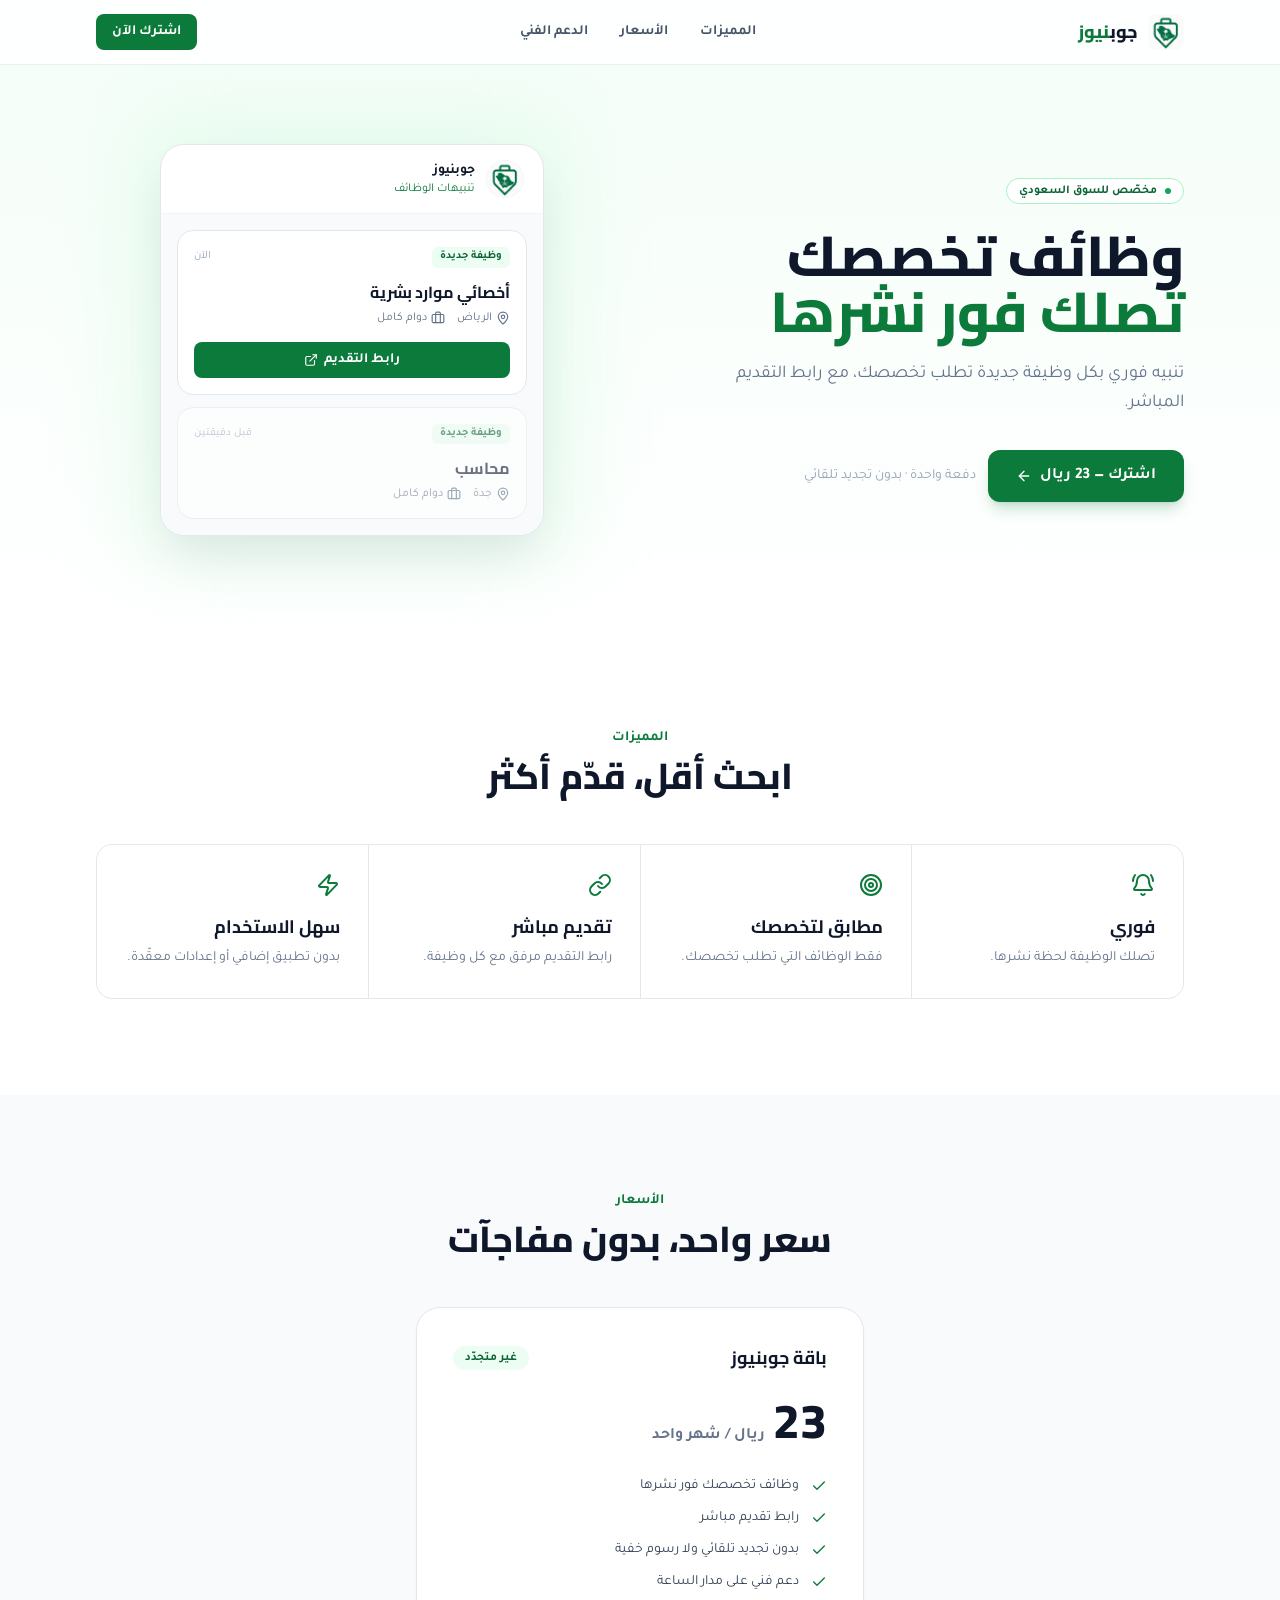
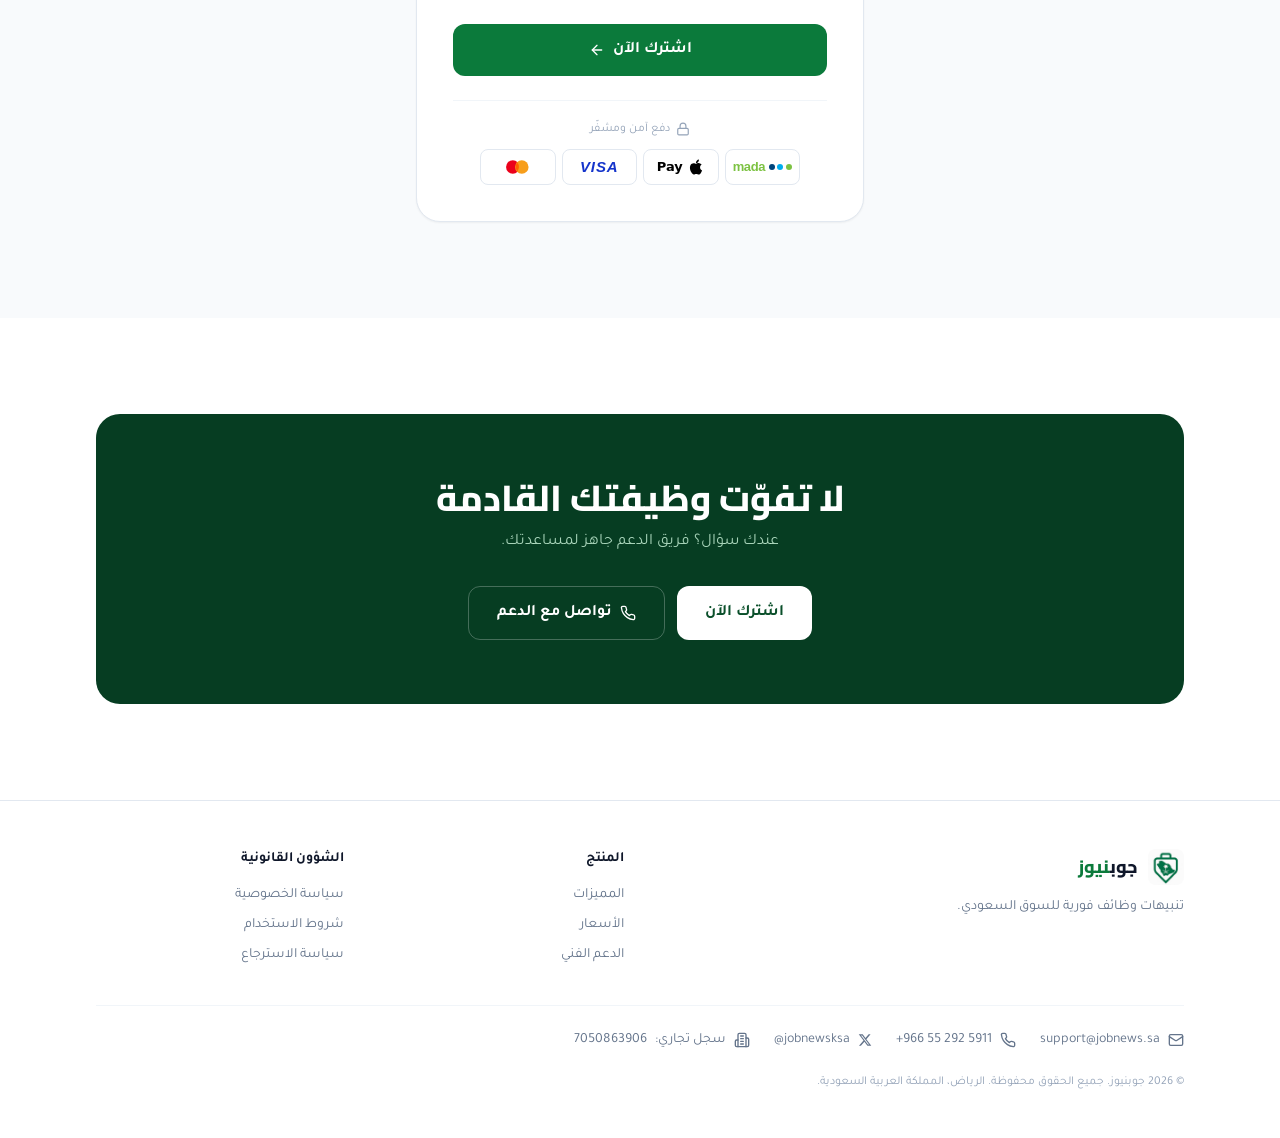
<file: index.html>
<!DOCTYPE html>
<html lang="ar" dir="rtl">
<head>
  <meta charset="UTF-8" />
  <meta name="viewport" content="width=device-width, initial-scale=1.0, viewport-fit=cover" />
  <title>جوبنيوز — أتمتة الوظائف وتنبيهات فورية</title>
  <meta name="description" content="تنبيه فوري بكل وظيفة جديدة تطلب تخصصك، مع رابط التقديم المباشر. مخصّص للسوق السعودي — 23 ريال لشهر واحد." />
  <meta name="theme-color" content="#0b7a3b" />
  <link rel="canonical" href="https://jobnewsksa.com/" />

  <!-- Open Graph -->
  <meta property="og:type" content="website" />
  <meta property="og:locale" content="ar_SA" />
  <meta property="og:site_name" content="جوبنيوز" />
  <meta property="og:url" content="https://jobnewsksa.com/" />
  <meta property="og:title" content="جوبنيوز — وظائف تخصصك تصلك فور نشرها" />
  <meta property="og:description" content="تنبيه فوري بكل وظيفة جديدة تطلب تخصصك، مع رابط التقديم المباشر." />
  <meta property="og:image" content="https://jobnewsksa.com/assets/og-image.png" />
  <meta property="og:image:width" content="1200" />
  <meta property="og:image:height" content="630" />
  <meta property="og:image:alt" content="جوبنيوز — وظائف تخصصك تصلك فور نشرها" />

  <!-- Twitter -->
  <meta name="twitter:card" content="summary_large_image" />
  <meta name="twitter:site" content="@jobnewsksa" />
  <meta name="twitter:title" content="جوبنيوز — وظائف تخصصك تصلك فور نشرها" />
  <meta name="twitter:description" content="تنبيه فوري بكل وظيفة جديدة تطلب تخصصك، مع رابط التقديم المباشر." />
  <meta name="twitter:image" content="https://jobnewsksa.com/assets/og-image.png" />

  <script type="application/ld+json">
  {
    "@context": "https://schema.org",
    "@type": "Organization",
    "name": "جوبنيوز",
    "url": "https://jobnewsksa.com/",
    "logo": "https://jobnewsksa.com/assets/logo.png",
    "sameAs": ["https://x.com/jobnewsksa", "https://t.me/JobNewsKSA_bot"],
    "contactPoint": {
      "@type": "ContactPoint",
      "telephone": "+966552925911",
      "contactType": "customer support",
      "areaServed": "SA",
      "availableLanguage": "ar"
    }
  }
  </script>

  <script>document.documentElement.classList.add('js');</script>

  <!-- Tailwind CSS (ملف ثابت مبني مسبقاً عبر Tailwind CLI) -->
  <link rel="stylesheet" href="assets/tailwind.css?v=5" />

  <link rel="preconnect" href="https://fonts.googleapis.com" />
  <link rel="preconnect" href="https://fonts.gstatic.com" crossorigin />
  <link rel="preload" as="style" href="https://fonts.googleapis.com/css2?family=Cairo:wght@700;800&family=Tajawal:wght@400;700;800&display=swap" />
  <link rel="stylesheet" href="https://fonts.googleapis.com/css2?family=Cairo:wght@700;800&family=Tajawal:wght@400;700;800&display=swap" media="print" onload="this.media='all'" />
  <noscript><link rel="stylesheet" href="https://fonts.googleapis.com/css2?family=Cairo:wght@700;800&family=Tajawal:wght@400;700;800&display=swap" /></noscript>

  <link rel="icon" type="image/png" href="assets/logo.png" />
  <link rel="apple-touch-icon" href="assets/logo.png" />

  <meta name="mobile-web-app-capable" content="yes" />
  <meta name="apple-mobile-web-app-capable" content="yes" />
  <meta name="apple-mobile-web-app-status-bar-style" content="default" />
  <meta name="apple-mobile-web-app-title" content="جوبنيوز" />

  <style>
    html {
      scroll-behavior: smooth;
      scroll-padding-top: 80px;
      -webkit-text-size-adjust: 100%;
      text-size-adjust: 100%;
    }
    html, body { overflow-x: hidden; width: 100%; max-width: 100%; }
    body {
      background-color: #ffffff;
      -webkit-font-smoothing: antialiased;
      -moz-osx-font-smoothing: grayscale;
      text-rendering: optimizeLegibility;
    }
    /* الخط العربي متصل: تباعد الأحرف يكسر اتصالها */
    h1, h2, h3, h4, p, span, a, li, button {
      letter-spacing: 0;
      word-break: normal;
      overflow-wrap: break-word;
    }
    h1, h2, h3, h4 { line-height: 1.35; }

    svg { flex-shrink: 0; }

    .js .reveal { opacity: 0; transform: translateY(16px); transition: opacity .6s ease-out, transform .6s ease-out; }
    .js .reveal.in { opacity: 1; transform: none; }

    a:focus-visible, button:focus-visible { outline: 2px solid #12a85a; outline-offset: 3px; border-radius: 0.5rem; }

    ::selection { background: rgba(18,168,90,0.2); }

    @media (max-width: 767px) {
      html { scroll-behavior: auto; scroll-padding-top: 72px; }
      body {
        padding-bottom: calc(76px + env(safe-area-inset-bottom, 0px));
        touch-action: manipulation;
      }
      .reveal { opacity: 1 !important; transform: none !important; transition: none !important; }
    }

    /* شعارات وسائل الدفع */
    .pay-methods {
      display: grid;
      grid-template-columns: repeat(4, minmax(0, 1fr));
      gap: 0.375rem;
      max-width: 20rem;
      margin-inline: auto;
    }
    @media (max-width: 339px) { .pay-methods { grid-template-columns: repeat(2, minmax(0, 1fr)); } }
    .pay-badge {
      display: flex;
      align-items: center;
      justify-content: center;
      gap: 0.25rem;
      height: 2.25rem;
      min-width: 0;
      padding: 0 0.25rem;
      border-radius: 0.5rem;
      border: 1px solid #e2e8f0;
      background: #fff;
    }
    .pay-badge svg { display: block; flex-shrink: 0; height: 1.125rem; width: auto; }
    .pay-mada-dots { display: flex; align-items: center; gap: 0.15rem; }
    .pay-mada-dots span { width: 0.375rem; height: 0.375rem; border-radius: 9999px; }
    .pay-mada-text {
      font-family: Arial, Helvetica, sans-serif;
      font-size: 0.8125rem;
      font-weight: 800;
      letter-spacing: -0.03em;
      color: #7CC242;
      line-height: 1;
    }
    .pay-apple-text {
      font-family: system-ui, -apple-system, BlinkMacSystemFont, sans-serif;
      font-size: 0.8125rem;
      font-weight: 600;
      color: #000;
      line-height: 1;
    }
    .pay-visa-text {
      font-family: Arial, Helvetica, sans-serif;
      font-size: 0.9375rem;
      font-weight: 700;
      font-style: italic;
      letter-spacing: 0.06em;
      color: #1434CB;
      line-height: 1;
    }

    @media (prefers-reduced-motion: reduce) {
      html { scroll-behavior: auto; }
      .reveal { opacity: 1 !important; transform: none !important; transition: none !important; }
    }
  </style>
</head>

<body class="font-sans text-slate-600 antialiased overflow-x-hidden">

  <!-- ===================== شريط التنقل ===================== -->
  <header id="top" class="fixed top-0 inset-x-0 z-50 border-b border-slate-200/70 bg-white/90 backdrop-blur-md" style="padding-top: env(safe-area-inset-top, 0px);">
    <nav class="mx-auto max-w-6xl px-5 sm:px-8" aria-label="التنقل الرئيسي">
      <div class="flex h-16 items-center justify-between">
        <a href="#top" class="flex items-center gap-2.5">
          <img src="assets/logo.png" alt="شعار جوبنيوز" width="36" height="36" decoding="async" fetchpriority="high" class="h-9 w-9 rounded-lg object-contain" />
          <span class="font-display text-lg font-extrabold text-slate-900">جوب<span class="text-saud-600">نيوز</span></span>
        </a>

        <div class="hidden md:flex items-center gap-8 text-sm font-semibold text-slate-600">
          <a href="#features" class="hover:text-slate-900 transition-colors">المميزات</a>
          <a href="#pricing" class="hover:text-slate-900 transition-colors">الأسعار</a>
          <a href="#support" class="hover:text-slate-900 transition-colors">الدعم الفني</a>
        </div>

        <div class="flex items-center gap-3">
          <a href="https://t.me/JobNewsKSA_bot" target="_blank" rel="noopener"
             class="hidden sm:inline-flex items-center gap-2 rounded-lg bg-saud-600 px-4 py-2 text-sm font-bold text-white transition-colors hover:bg-saud-700">
            اشترك الآن
          </a>
          <button id="menuBtn" type="button" aria-label="فتح القائمة" aria-expanded="false" aria-controls="mobileMenu" class="md:hidden inline-flex h-10 w-10 items-center justify-center rounded-lg border border-slate-200 text-slate-700">
            <svg class="h-5 w-5" viewBox="0 0 24 24" fill="none" stroke="currentColor" stroke-width="2" stroke-linecap="round" stroke-linejoin="round" aria-hidden="true"><line x1="4" x2="20" y1="12" y2="12"/><line x1="4" x2="20" y1="6" y2="6"/><line x1="4" x2="20" y1="18" y2="18"/></svg>
          </button>
        </div>
      </div>

      <div id="mobileMenu" class="md:hidden hidden border-t border-slate-100 pb-4 pt-2">
        <div class="flex flex-col text-sm font-semibold text-slate-700">
          <a href="#features" class="py-3 px-1">المميزات</a>
          <a href="#pricing" class="py-3 px-1">الأسعار</a>
          <a href="#support" class="py-3 px-1">الدعم الفني</a>
        </div>
      </div>
    </nav>
  </header>

  <main>
    <!-- ===================== القسم الرئيسي ===================== -->
    <section class="relative overflow-hidden bg-gradient-to-b from-saud-50/60 to-white pt-28 pb-16 sm:pt-36 sm:pb-24">
      <div class="mx-auto max-w-6xl px-5 sm:px-8 grid items-center gap-12 lg:grid-cols-2 lg:gap-16">
        <div class="reveal text-center lg:text-right">
          <span class="inline-flex items-center gap-2 rounded-full border border-saud-200 bg-white px-3 py-1 text-xs font-bold text-saud-700">
            <span class="h-1.5 w-1.5 rounded-full bg-saud-500"></span>
            مخصّص للسوق السعودي
          </span>

          <h1 class="mt-6 font-display text-4xl sm:text-5xl lg:text-[3.5rem] font-extrabold text-slate-900">
            وظائف تخصصك
            <span class="block text-saud-600">تصلك فور نشرها</span>
          </h1>

          <p class="mx-auto lg:mx-0 mt-5 max-w-md text-lg leading-relaxed text-slate-500">
            تنبيه فوري بكل وظيفة جديدة تطلب تخصصك، مع رابط التقديم المباشر.
          </p>

          <div class="mt-8 flex flex-col sm:flex-row items-center justify-center lg:justify-start gap-3">
            <a href="https://t.me/JobNewsKSA_bot" target="_blank" rel="noopener"
               class="inline-flex w-full sm:w-auto justify-center items-center gap-2 rounded-xl bg-saud-600 px-7 py-3.5 text-base font-bold text-white shadow-lg shadow-saud-600/20 transition hover:bg-saud-700">
              اشترك — 23 ريال
              <svg class="h-4 w-4" viewBox="0 0 24 24" fill="none" stroke="currentColor" stroke-width="2" stroke-linecap="round" stroke-linejoin="round" aria-hidden="true"><path d="m12 19-7-7 7-7"/><path d="M19 12H5"/></svg>
            </a>
            <span class="text-sm text-slate-400">دفعة واحدة · بدون تجديد تلقائي</span>
          </div>
        </div>

        <!-- معاينة تنبيه الوظيفة -->
        <div class="reveal relative mx-auto w-full max-w-sm" role="img" aria-label="مثال لتنبيه وظيفة من جوبنيوز">
          <div class="pointer-events-none absolute -inset-6 rounded-[2.5rem] bg-saud-100/50 blur-2xl" aria-hidden="true"></div>
          <div class="relative overflow-hidden rounded-3xl border border-slate-200 bg-white shadow-2xl shadow-slate-900/10" aria-hidden="true">
            <div class="flex items-center gap-3 border-b border-slate-100 px-5 py-4">
              <img src="assets/logo.png" alt="" width="36" height="36" decoding="async" class="h-9 w-9 rounded-full object-contain ring-1 ring-slate-100" />
              <div class="text-right">
                <p class="text-sm font-bold text-slate-900">جوبنيوز</p>
                <p class="text-xs text-saud-600">تنبيهات الوظائف</p>
              </div>
            </div>

            <div class="space-y-3 bg-slate-50 p-4">
              <div class="rounded-2xl border border-slate-200 bg-white p-4">
                <div class="flex items-center justify-between">
                  <span class="rounded-md bg-saud-50 px-2 py-0.5 text-[11px] font-bold text-saud-700">وظيفة جديدة</span>
                  <span class="text-[11px] text-slate-400">الآن</span>
                </div>
                <p class="mt-3 font-display text-base font-bold text-slate-900">أخصائي موارد بشرية</p>
                <div class="mt-1.5 flex items-center gap-3 text-xs text-slate-500">
                  <span class="inline-flex items-center gap-1"><svg class="h-3.5 w-3.5" viewBox="0 0 24 24" fill="none" stroke="currentColor" stroke-width="2" stroke-linecap="round" stroke-linejoin="round" aria-hidden="true"><path d="M20 10c0 4.993-5.539 10.193-7.399 11.799a1 1 0 0 1-1.202 0C9.539 20.193 4 14.993 4 10a8 8 0 0 1 16 0"/><circle cx="12" cy="10" r="3"/></svg> الرياض</span>
                  <span class="inline-flex items-center gap-1"><svg class="h-3.5 w-3.5" viewBox="0 0 24 24" fill="none" stroke="currentColor" stroke-width="2" stroke-linecap="round" stroke-linejoin="round" aria-hidden="true"><path d="M16 20V4a2 2 0 0 0-2-2h-4a2 2 0 0 0-2 2v16"/><rect width="20" height="14" x="2" y="6" rx="2"/></svg> دوام كامل</span>
                </div>
                <span class="mt-4 flex items-center justify-center gap-1.5 rounded-lg bg-saud-600 py-2 text-sm font-bold text-white">
                  رابط التقديم <svg class="h-3.5 w-3.5" viewBox="0 0 24 24" fill="none" stroke="currentColor" stroke-width="2" stroke-linecap="round" stroke-linejoin="round" aria-hidden="true"><path d="M15 3h6v6"/><path d="M10 14 21 3"/><path d="M18 13v6a2 2 0 0 1-2 2H5a2 2 0 0 1-2-2V8a2 2 0 0 1 2-2h6"/></svg>
                </span>
              </div>

              <div class="rounded-2xl border border-slate-200 bg-white p-4 opacity-60">
                <div class="flex items-center justify-between">
                  <span class="rounded-md bg-saud-50 px-2 py-0.5 text-[11px] font-bold text-saud-700">وظيفة جديدة</span>
                  <span class="text-[11px] text-slate-400">قبل دقيقتين</span>
                </div>
                <p class="mt-3 font-display text-base font-bold text-slate-900">محاسب</p>
                <div class="mt-1.5 flex items-center gap-3 text-xs text-slate-500">
                  <span class="inline-flex items-center gap-1"><svg class="h-3.5 w-3.5" viewBox="0 0 24 24" fill="none" stroke="currentColor" stroke-width="2" stroke-linecap="round" stroke-linejoin="round" aria-hidden="true"><path d="M20 10c0 4.993-5.539 10.193-7.399 11.799a1 1 0 0 1-1.202 0C9.539 20.193 4 14.993 4 10a8 8 0 0 1 16 0"/><circle cx="12" cy="10" r="3"/></svg> جدة</span>
                  <span class="inline-flex items-center gap-1"><svg class="h-3.5 w-3.5" viewBox="0 0 24 24" fill="none" stroke="currentColor" stroke-width="2" stroke-linecap="round" stroke-linejoin="round" aria-hidden="true"><path d="M16 20V4a2 2 0 0 0-2-2h-4a2 2 0 0 0-2 2v16"/><rect width="20" height="14" x="2" y="6" rx="2"/></svg> دوام كامل</span>
                </div>
              </div>
            </div>
          </div>
        </div>
      </div>
    </section>

    <!-- ===================== المميزات ===================== -->
    <section id="features" class="py-16 sm:py-24">
      <div class="mx-auto max-w-6xl px-5 sm:px-8">
        <div class="reveal mx-auto max-w-xl text-center">
          <p class="text-sm font-bold text-saud-600">المميزات</p>
          <h2 class="mt-2 font-display text-3xl sm:text-4xl font-extrabold text-slate-900">ابحث أقل، قدّم أكثر</h2>
        </div>

        <div class="mt-12 grid gap-px overflow-hidden rounded-2xl border border-slate-200 bg-slate-200 grid-cols-2 lg:grid-cols-4">
          <div class="reveal bg-white p-5 sm:p-7">
            <svg class="h-6 w-6 text-saud-600" viewBox="0 0 24 24" fill="none" stroke="currentColor" stroke-width="2" stroke-linecap="round" stroke-linejoin="round" aria-hidden="true"><path d="M10.268 21a2 2 0 0 0 3.464 0"/><path d="M22 8c0-2.3-.8-4.3-2-6"/><path d="M3.262 15.326A1 1 0 0 0 4 17h16a1 1 0 0 0 .74-1.673C19.41 13.956 18 12.499 18 8A6 6 0 0 0 6 8c0 4.499-1.411 5.956-2.738 7.326"/><path d="M4 2C2.8 3.7 2 5.7 2 8"/></svg>
            <h3 class="mt-4 font-display text-lg font-bold text-slate-900">فوري</h3>
            <p class="mt-1.5 text-sm leading-relaxed text-slate-500">تصلك الوظيفة لحظة نشرها.</p>
          </div>
          <div class="reveal bg-white p-5 sm:p-7">
            <svg class="h-6 w-6 text-saud-600" viewBox="0 0 24 24" fill="none" stroke="currentColor" stroke-width="2" stroke-linecap="round" stroke-linejoin="round" aria-hidden="true"><circle cx="12" cy="12" r="10"/><circle cx="12" cy="12" r="6"/><circle cx="12" cy="12" r="2"/></svg>
            <h3 class="mt-4 font-display text-lg font-bold text-slate-900">مطابق لتخصصك</h3>
            <p class="mt-1.5 text-sm leading-relaxed text-slate-500">فقط الوظائف التي تطلب تخصصك.</p>
          </div>
          <div class="reveal bg-white p-5 sm:p-7">
            <svg class="h-6 w-6 text-saud-600" viewBox="0 0 24 24" fill="none" stroke="currentColor" stroke-width="2" stroke-linecap="round" stroke-linejoin="round" aria-hidden="true"><path d="M10 13a5 5 0 0 0 7.54.54l3-3a5 5 0 0 0-7.07-7.07l-1.72 1.71"/><path d="M14 11a5 5 0 0 0-7.54-.54l-3 3a5 5 0 0 0 7.07 7.07l1.71-1.71"/></svg>
            <h3 class="mt-4 font-display text-lg font-bold text-slate-900">تقديم مباشر</h3>
            <p class="mt-1.5 text-sm leading-relaxed text-slate-500">رابط التقديم مرفق مع كل وظيفة.</p>
          </div>
          <div class="reveal bg-white p-5 sm:p-7">
            <svg class="h-6 w-6 text-saud-600" viewBox="0 0 24 24" fill="none" stroke="currentColor" stroke-width="2" stroke-linecap="round" stroke-linejoin="round" aria-hidden="true"><path d="M4 14a1 1 0 0 1-.78-1.63l9.9-10.2a.5.5 0 0 1 .86.46l-1.92 6.02A1 1 0 0 0 13 10h7a1 1 0 0 1 .78 1.63l-9.9 10.2a.5.5 0 0 1-.86-.46l1.92-6.02A1 1 0 0 0 11 14z"/></svg>
            <h3 class="mt-4 font-display text-lg font-bold text-slate-900">سهل الاستخدام</h3>
            <p class="mt-1.5 text-sm leading-relaxed text-slate-500">بدون تطبيق إضافي أو إعدادات معقّدة.</p>
          </div>
        </div>
      </div>
    </section>

    <!-- ===================== الأسعار ===================== -->
    <section id="pricing" class="bg-slate-50 py-16 sm:py-24">
      <div class="mx-auto max-w-6xl px-5 sm:px-8">
        <div class="reveal mx-auto max-w-xl text-center">
          <p class="text-sm font-bold text-saud-600">الأسعار</p>
          <h2 class="mt-2 font-display text-3xl sm:text-4xl font-extrabold text-slate-900">سعر واحد، بدون مفاجآت</h2>
        </div>

        <div class="reveal mt-12 mx-auto max-w-md rounded-3xl border border-slate-200 bg-white p-7 sm:p-9 shadow-sm">
          <div class="flex items-center justify-between">
            <h3 class="font-display text-lg font-bold text-slate-900">باقة جوبنيوز</h3>
            <span class="rounded-full bg-saud-50 px-3 py-1 text-xs font-bold text-saud-700">غير متجدّد</span>
          </div>

          <div class="mt-6 flex items-baseline gap-2">
            <span class="font-display text-5xl font-extrabold text-slate-900">23</span>
            <span class="text-base font-bold text-slate-500">ريال / شهر واحد</span>
          </div>

          <ul class="mt-7 space-y-3 text-sm text-slate-700">
            <li class="flex items-center gap-3"><svg class="h-4 w-4 shrink-0 text-saud-600" viewBox="0 0 24 24" fill="none" stroke="currentColor" stroke-width="2" stroke-linecap="round" stroke-linejoin="round" aria-hidden="true"><path d="M20 6 9 17l-5-5"/></svg>وظائف تخصصك فور نشرها</li>
            <li class="flex items-center gap-3"><svg class="h-4 w-4 shrink-0 text-saud-600" viewBox="0 0 24 24" fill="none" stroke="currentColor" stroke-width="2" stroke-linecap="round" stroke-linejoin="round" aria-hidden="true"><path d="M20 6 9 17l-5-5"/></svg>رابط تقديم مباشر</li>
            <li class="flex items-center gap-3"><svg class="h-4 w-4 shrink-0 text-saud-600" viewBox="0 0 24 24" fill="none" stroke="currentColor" stroke-width="2" stroke-linecap="round" stroke-linejoin="round" aria-hidden="true"><path d="M20 6 9 17l-5-5"/></svg>بدون تجديد تلقائي ولا رسوم خفية</li>
            <li class="flex items-center gap-3"><svg class="h-4 w-4 shrink-0 text-saud-600" viewBox="0 0 24 24" fill="none" stroke="currentColor" stroke-width="2" stroke-linecap="round" stroke-linejoin="round" aria-hidden="true"><path d="M20 6 9 17l-5-5"/></svg>دعم فني على مدار الساعة</li>
          </ul>

          <a href="https://t.me/JobNewsKSA_bot" target="_blank" rel="noopener"
             class="mt-8 inline-flex w-full justify-center items-center gap-2 rounded-xl bg-saud-600 px-6 py-3.5 font-bold text-white transition hover:bg-saud-700">
            اشترك الآن
            <svg class="h-4 w-4" viewBox="0 0 24 24" fill="none" stroke="currentColor" stroke-width="2" stroke-linecap="round" stroke-linejoin="round" aria-hidden="true"><path d="m12 19-7-7 7-7"/><path d="M19 12H5"/></svg>
          </a>

          <div class="mt-6 border-t border-slate-100 pt-5">
            <p class="mb-3 flex items-center justify-center gap-1.5 text-xs text-slate-400">
              <svg class="h-3.5 w-3.5" viewBox="0 0 24 24" fill="none" stroke="currentColor" stroke-width="2" stroke-linecap="round" stroke-linejoin="round" aria-hidden="true"><rect width="18" height="11" x="3" y="11" rx="2" ry="2"/><path d="M7 11V7a5 5 0 0 1 10 0v4"/></svg> دفع آمن ومشفّر
            </p>
            <div class="pay-methods" role="list" aria-label="وسائل الدفع المدعومة">
              <div class="pay-badge" role="listitem" aria-label="مدى mada">
                <span class="pay-mada-dots" aria-hidden="true">
                  <span style="background:#7CC242"></span>
                  <span style="background:#00AEEF"></span>
                  <span style="background:#00447C"></span>
                </span>
                <span class="pay-mada-text">mada</span>
              </div>
              <div class="pay-badge" role="listitem" aria-label="Apple Pay">
                <svg viewBox="0 0 24 24" width="18" height="18" aria-hidden="true" xmlns="http://www.w3.org/2000/svg">
                  <path fill="#000" d="M18.71 19.5c-.83 1.24-1.71 2.45-3.05 2.47-1.34.03-1.77-.79-3.29-.79-1.53 0-2 .77-3.27.82-1.31.05-2.3-1.32-3.14-2.53C4.25 17 2.94 12.45 4.7 9.39c.87-1.52 2.43-2.48 4.12-2.51 1.28-.02 2.5.87 3.29.87.78 0 2.26-1.07 3.81-.91.65.03 2.47.26 3.64 1.98-.09.06-2.17 1.28-2.15 3.81.03 3.02 2.65 4.03 2.68 4.04-.03.07-.42 1.44-1.38 2.83M13 3.5c.73-.83 1.94-1.46 2.94-1.5.13 1.17-.34 2.35-1.04 3.19-.69.85-1.83 1.51-2.95 1.42-.15-1.15.41-2.35 1.05-3.11z"/>
                </svg>
                <span class="pay-apple-text">Pay</span>
              </div>
              <div class="pay-badge" role="listitem" aria-label="Visa">
                <span class="pay-visa-text">VISA</span>
              </div>
              <div class="pay-badge" role="listitem" aria-label="Mastercard">
                <svg viewBox="0 0 52 32" width="34" height="20" aria-hidden="true" xmlns="http://www.w3.org/2000/svg">
                  <circle cx="18" cy="16" r="12" fill="#EB001B"/>
                  <circle cx="34" cy="16" r="12" fill="#F79E1B"/>
                  <path d="M26 8.2a12 12 0 0 1 0 15.6A12 12 0 0 1 26 8.2z" fill="#FF5F00"/>
                </svg>
              </div>
            </div>
          </div>
        </div>
      </div>
    </section>

    <!-- ===================== الدعم والدعوة للإجراء ===================== -->
    <section id="support" class="py-16 sm:py-24">
      <div class="mx-auto max-w-6xl px-5 sm:px-8">
        <div class="reveal rounded-3xl bg-saud-900 px-6 py-12 sm:px-12 sm:py-16 text-center">
          <h2 class="font-display text-3xl sm:text-4xl font-extrabold text-white">لا تفوّت وظيفتك القادمة</h2>
          <p class="mt-3 text-saud-100/80">عندك سؤال؟ فريق الدعم جاهز لمساعدتك.</p>
          <div class="mt-8 flex flex-col sm:flex-row justify-center gap-3">
            <a href="https://t.me/JobNewsKSA_bot" target="_blank" rel="noopener" class="inline-flex justify-center items-center gap-2 rounded-xl bg-white px-7 py-3.5 font-bold text-saud-800 transition hover:bg-saud-50">
              اشترك الآن
            </a>
            <a href="tel:+966552925911" class="inline-flex justify-center items-center gap-2 rounded-xl border border-white/25 px-7 py-3.5 font-bold text-white transition hover:bg-white/10">
              <svg class="h-4 w-4" viewBox="0 0 24 24" fill="none" stroke="currentColor" stroke-width="2" stroke-linecap="round" stroke-linejoin="round" aria-hidden="true"><path d="M22 16.92v3a2 2 0 0 1-2.18 2 19.79 19.79 0 0 1-8.63-3.07 19.5 19.5 0 0 1-6-6 19.79 19.79 0 0 1-3.07-8.67A2 2 0 0 1 4.11 2h3a2 2 0 0 1 2 1.72 12.84 12.84 0 0 0 .7 2.81 2 2 0 0 1-.45 2.11L8.09 9.91a16 16 0 0 0 6 6l1.27-1.27a2 2 0 0 1 2.11-.45 12.84 12.84 0 0 0 2.81.7A2 2 0 0 1 22 16.92z"/></svg> تواصل مع الدعم
            </a>
          </div>
        </div>
      </div>
    </section>
  </main>

  <!-- ===================== التذييل ===================== -->
  <footer class="border-t border-slate-200 bg-white">
    <div class="mx-auto max-w-6xl px-5 sm:px-8 py-12">
      <div class="grid grid-cols-2 gap-8 lg:grid-cols-4">
        <div class="col-span-2">
          <a href="#top" class="flex items-center gap-2.5">
            <img src="assets/logo.png" alt="شعار جوبنيوز" width="36" height="36" loading="lazy" decoding="async" class="h-9 w-9 rounded-lg object-contain" />
            <span class="font-display text-lg font-extrabold text-slate-900">جوب<span class="text-saud-600">نيوز</span></span>
          </a>
          <p class="mt-3 text-sm text-slate-500">تنبيهات وظائف فورية للسوق السعودي.</p>
        </div>

        <div>
          <h4 class="text-sm font-bold text-slate-900">المنتج</h4>
          <ul class="mt-4 space-y-2.5 text-sm text-slate-500">
            <li><a href="#features" class="hover:text-saud-600 transition">المميزات</a></li>
            <li><a href="#pricing" class="hover:text-saud-600 transition">الأسعار</a></li>
            <li><a href="mailto:support@jobnews.sa" class="hover:text-saud-600 transition">الدعم الفني</a></li>
          </ul>
        </div>

        <div>
          <h4 class="text-sm font-bold text-slate-900">الشؤون القانونية</h4>
          <ul class="mt-4 space-y-2.5 text-sm text-slate-500">
            <li><a href="privacy" class="hover:text-saud-600 transition">سياسة الخصوصية</a></li>
            <li><a href="terms" class="hover:text-saud-600 transition">شروط الاستخدام</a></li>
            <li><a href="refund" class="hover:text-saud-600 transition">سياسة الاسترجاع</a></li>
          </ul>
        </div>
      </div>

      <div class="mt-10 flex flex-wrap gap-x-6 gap-y-3 border-t border-slate-100 pt-6 text-sm text-slate-500">
        <a href="mailto:support@jobnews.sa" class="inline-flex items-center gap-2 hover:text-saud-600 transition">
          <svg class="h-4 w-4" viewBox="0 0 24 24" fill="none" stroke="currentColor" stroke-width="2" stroke-linecap="round" stroke-linejoin="round" aria-hidden="true"><rect width="20" height="16" x="2" y="4" rx="2"/><path d="m22 7-8.97 5.7a1.94 1.94 0 0 1-2.06 0L2 7"/></svg> support@jobnews.sa
        </a>
        <a href="tel:+966552925911" class="inline-flex items-center gap-2 hover:text-saud-600 transition">
          <svg class="h-4 w-4" viewBox="0 0 24 24" fill="none" stroke="currentColor" stroke-width="2" stroke-linecap="round" stroke-linejoin="round" aria-hidden="true"><path d="M22 16.92v3a2 2 0 0 1-2.18 2 19.79 19.79 0 0 1-8.63-3.07 19.5 19.5 0 0 1-6-6 19.79 19.79 0 0 1-3.07-8.67A2 2 0 0 1 4.11 2h3a2 2 0 0 1 2 1.72 12.84 12.84 0 0 0 .7 2.81 2 2 0 0 1-.45 2.11L8.09 9.91a16 16 0 0 0 6 6l1.27-1.27a2 2 0 0 1 2.11-.45 12.84 12.84 0 0 0 2.81.7A2 2 0 0 1 22 16.92z"/></svg> <span dir="ltr">+966 55 292 5911</span>
        </a>
        <a href="https://x.com/jobnewsksa" target="_blank" rel="noopener" class="inline-flex items-center gap-2 hover:text-saud-600 transition">
          <svg viewBox="0 0 24 24" fill="currentColor" class="h-3.5 w-3.5" aria-hidden="true"><path d="M18.244 2.25h3.308l-7.227 8.26 8.502 11.24H16.17l-5.214-6.817L4.99 21.75H1.68l7.73-8.835L1.254 2.25H8.08l4.713 6.231zm-1.161 17.52h1.833L7.084 4.126H5.117z"/></svg>
          <span dir="ltr">@jobnewsksa</span>
        </a>
        <span class="inline-flex items-center gap-2">
          <svg class="h-4 w-4" viewBox="0 0 24 24" fill="none" stroke="currentColor" stroke-width="2" stroke-linecap="round" stroke-linejoin="round" aria-hidden="true"><path d="M6 22V4a2 2 0 0 1 2-2h8a2 2 0 0 1 2 2v18Z"/><path d="M6 12H4a2 2 0 0 0-2 2v6a2 2 0 0 0 2 2h2"/><path d="M18 9h2a2 2 0 0 1 2 2v9a2 2 0 0 1-2 2h-2"/><path d="M10 6h4"/><path d="M10 10h4"/><path d="M10 14h4"/><path d="M10 18h4"/></svg> سجل تجاري: <span dir="ltr">7050863906</span>
        </span>
      </div>

      <p class="mt-6 text-xs text-slate-400">© 2026 جوبنيوز. جميع الحقوق محفوظة. الرياض، المملكة العربية السعودية.</p>
    </div>
  </footer>

  <!-- ===================== شريط اشتراك ثابت (الجوال فقط) ===================== -->
  <div id="mobileCta" class="md:hidden fixed inset-x-0 bottom-0 z-40 translate-y-full transition-transform duration-300">
    <div class="border-t border-slate-200 bg-white/95 backdrop-blur px-4 pt-3"
         style="padding-bottom: calc(0.75rem + env(safe-area-inset-bottom, 0px));">
      <a href="https://t.me/JobNewsKSA_bot" target="_blank" rel="noopener"
         class="flex w-full justify-center items-center gap-2 rounded-xl bg-saud-600 px-5 py-3.5 text-base font-bold text-white">
        اشترك — 23 ريال
      </a>
    </div>
  </div>

  <script>
    const isMobile = window.matchMedia('(max-width: 767px)').matches;

    const menuBtn = document.getElementById('menuBtn');
    const mobileMenu = document.getElementById('mobileMenu');
    const syncMenuState = () => {
      const isOpen = !mobileMenu.classList.contains('hidden');
      menuBtn.setAttribute('aria-expanded', String(isOpen));
      menuBtn.setAttribute('aria-label', isOpen ? 'إغلاق القائمة' : 'فتح القائمة');
    };
    menuBtn?.addEventListener('click', () => { mobileMenu.classList.toggle('hidden'); syncMenuState(); });
    mobileMenu?.querySelectorAll('a').forEach(a => a.addEventListener('click', () => { mobileMenu.classList.add('hidden'); syncMenuState(); }));

    const mobileCta = document.getElementById('mobileCta');
    const revealEls = Array.from(document.querySelectorAll('.reveal'));

    const HOME_TITLE = 'جوبنيوز — أتمتة الوظائف وتنبيهات فورية';
    const SECTION_TITLES = {
      features: 'المميزات — جوبنيوز',
      pricing: 'الأسعار — جوبنيوز',
      support: 'الدعم الفني — جوبنيوز',
    };
    const applyPageTitle = (id) => {
      document.title = (id && SECTION_TITLES[id]) ? SECTION_TITLES[id] : HOME_TITLE;
    };

    if (isMobile) {
      revealEls.forEach(el => el.classList.add('in'));
      let ctaHidden = true;
      const updateMobileCta = () => {
        const hide = window.scrollY < 320;
        if (mobileCta && hide !== ctaHidden) {
          ctaHidden = hide;
          mobileCta.classList.toggle('translate-y-full', hide);
        }
      };
      window.addEventListener('scroll', updateMobileCta, { passive: true });
      updateMobileCta();
    } else {
      const reveal = (el) => el.classList.add('in');
      if ('IntersectionObserver' in window) {
        const io = new IntersectionObserver((entries) => {
          entries.forEach(e => { if (e.isIntersecting) { reveal(e.target); io.unobserve(e.target); } });
        }, { threshold: 0, rootMargin: '0px 0px 12% 0px' });
        revealEls.forEach(el => io.observe(el));
      } else {
        revealEls.forEach(reveal);
      }
      setTimeout(() => revealEls.forEach(reveal), 2500);
    }

    const syncTitleFromHash = () => applyPageTitle(location.hash.replace(/^#/, ''));
    syncTitleFromHash();
    window.addEventListener('hashchange', syncTitleFromHash);
    if ('IntersectionObserver' in window) {
      const sections = ['features', 'pricing', 'support']
        .map(id => document.getElementById(id))
        .filter(Boolean);
      const titleIo = new IntersectionObserver((entries) => {
        if (location.hash) return;
        const visible = entries.filter(e => e.isIntersecting).sort((a, b) => b.intersectionRatio - a.intersectionRatio);
        if (visible.length) applyPageTitle(visible[0].target.id);
      }, { threshold: [0.15, 0.35], rootMargin: '-25% 0px -50% 0px' });
      sections.forEach(s => titleIo.observe(s));
    }
  </script>
</body>
</html>
</file>
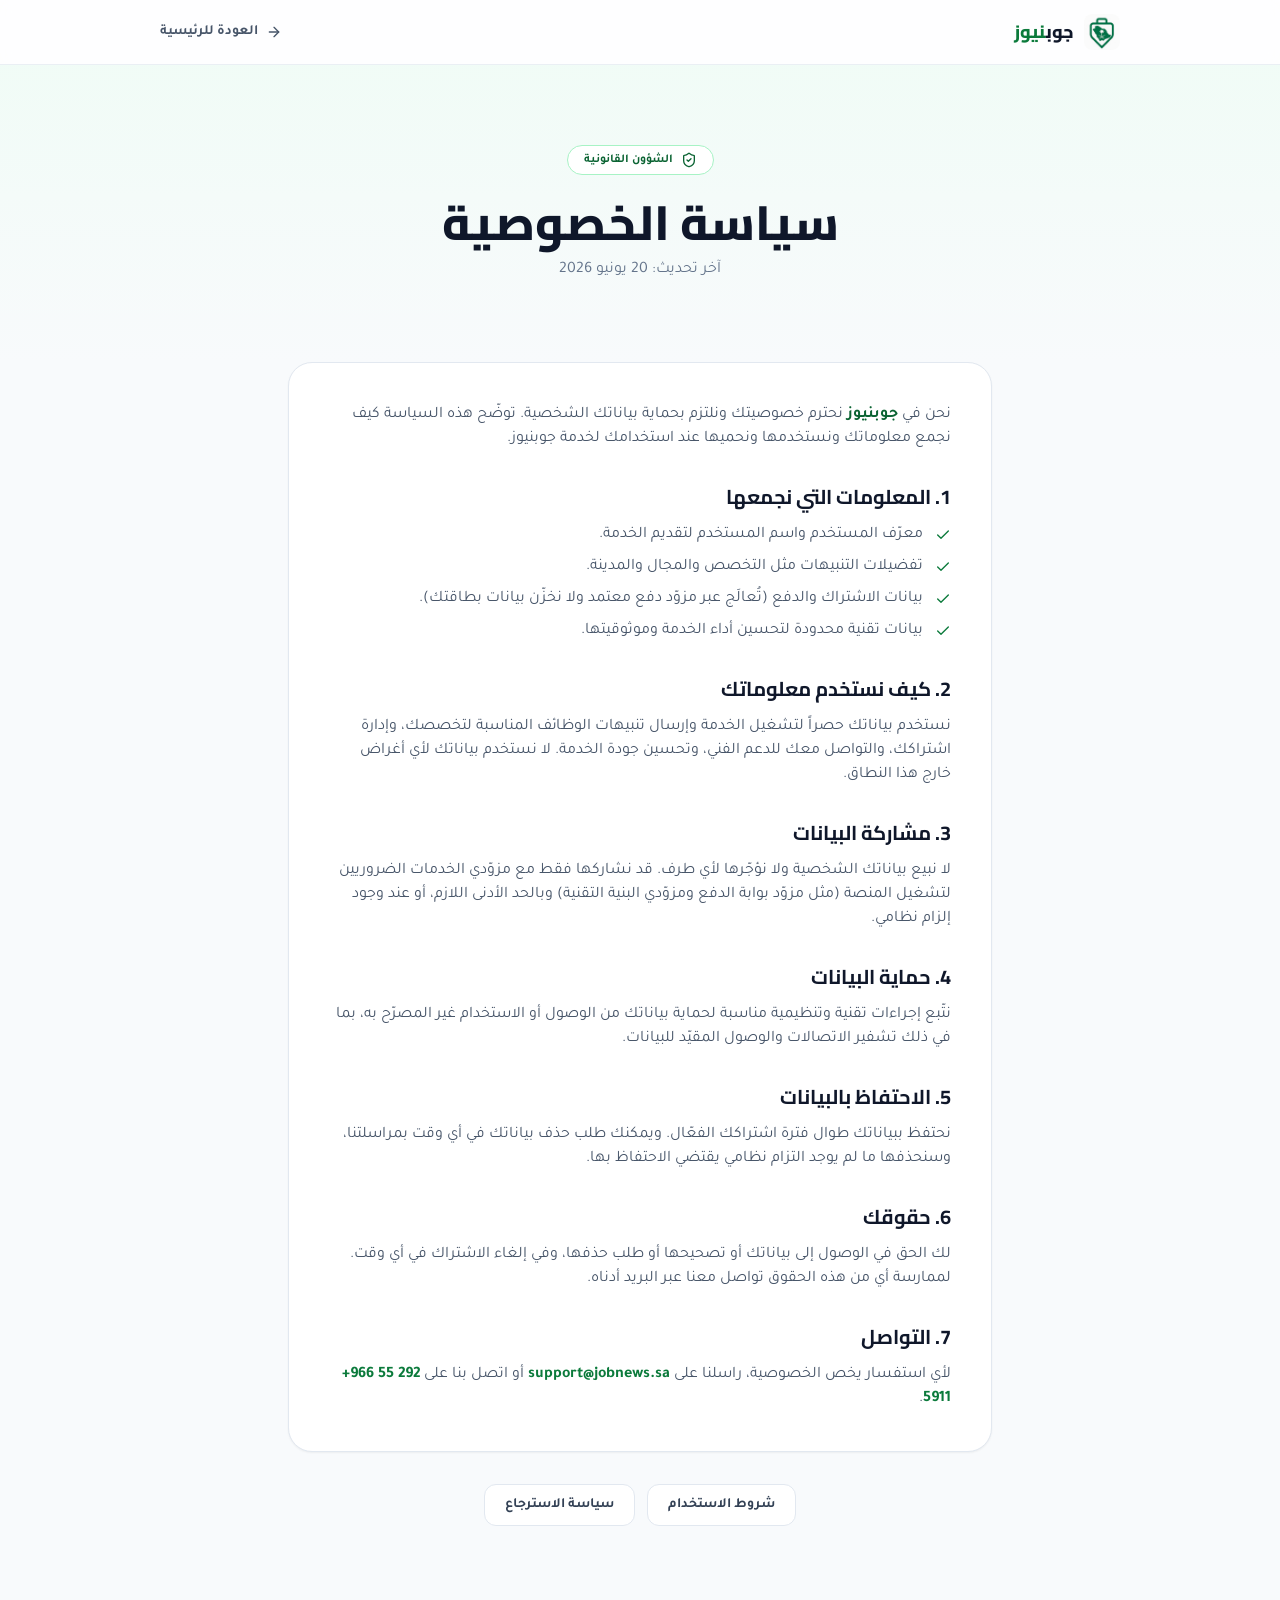
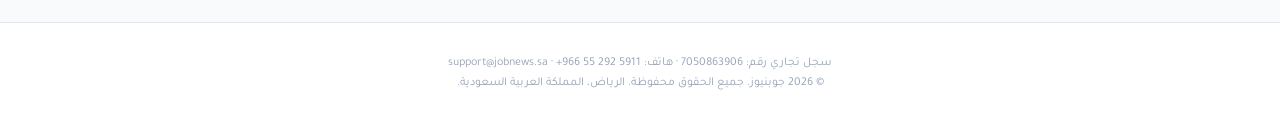
<file: privacy/index.html>
<!DOCTYPE html>
<html lang="ar" dir="rtl" class="scroll-smooth">
<head>
  <meta charset="UTF-8" />
  <meta name="viewport" content="width=device-width, initial-scale=1.0, viewport-fit=cover" />
  <title>سياسة الخصوصية — جوبنيوز</title>
  <meta name="description" content="سياسة الخصوصية الخاصة بمنصة جوبنيوز لأتمتة الوظائف." />
  <meta name="theme-color" content="#0b7a3b" />
  <link rel="canonical" href="https://jobnewsksa.com/privacy" />
  <meta property="og:type" content="website" />
  <meta property="og:locale" content="ar_SA" />
  <meta property="og:site_name" content="جوبنيوز" />
  <meta property="og:url" content="https://jobnewsksa.com/privacy" />
  <meta property="og:title" content="سياسة الخصوصية — جوبنيوز" />
  <meta property="og:description" content="سياسة الخصوصية الخاصة بمنصة جوبنيوز لأتمتة الوظائف." />
  <meta property="og:image" content="https://jobnewsksa.com/assets/og-image.png" />
  <meta property="og:image:width" content="1200" />
  <meta property="og:image:height" content="630" />
  <meta name="twitter:card" content="summary_large_image" />
  <meta name="twitter:site" content="@jobnewsksa" />

  <link rel="stylesheet" href="../assets/tailwind.css?v=5" />

  <link rel="preconnect" href="https://fonts.googleapis.com" />
  <link rel="preconnect" href="https://fonts.gstatic.com" crossorigin />
  <link rel="preload" as="style" href="https://fonts.googleapis.com/css2?family=Cairo:wght@700;800&family=Tajawal:wght@400;700;800&display=swap" />
  <link rel="stylesheet" href="https://fonts.googleapis.com/css2?family=Cairo:wght@700;800&family=Tajawal:wght@400;700;800&display=swap" media="print" onload="this.media='all'" />
  <noscript><link rel="stylesheet" href="https://fonts.googleapis.com/css2?family=Cairo:wght@700;800&family=Tajawal:wght@400;700;800&display=swap" /></noscript>
  <link rel="icon" type="image/png" href="../assets/logo.png" />

  <style>
    html { -webkit-text-size-adjust: 100%; text-size-adjust: 100%; }
    html, body { overflow-x: hidden; width: 100%; max-width: 100%; }
    body {
      background-color: #f8fafc;
      -webkit-font-smoothing: antialiased;
      -moz-osx-font-smoothing: grayscale;
      text-rendering: optimizeLegibility;
    }
    h1, h2, h3, h4, p, span, a, li {
      letter-spacing: 0;
      overflow-wrap: break-word;
    }
    h1, h2, h3, h4 { line-height: 1.3; }
    svg { flex-shrink: 0; }
    a:focus-visible { outline: 2px solid #12a85a; outline-offset: 3px; border-radius: 0.5rem; }
    .prose-ar h2 { font-family:'Cairo',sans-serif; }
    ::selection { background: rgba(18,168,90,0.25); }
  </style>
</head>
<body class="font-sans text-slate-600 antialiased">

  <!-- شريط التنقل -->
  <header class="sticky top-0 z-50 bg-white/80 backdrop-blur border-b border-slate-200/70">
    <nav class="mx-auto max-w-5xl px-5 sm:px-8 h-16 flex items-center justify-between">
      <a href="../" class="flex items-center gap-2.5">
        <img src="../assets/logo.png" alt="شعار جوبنيوز" class="h-9 w-9 rounded-lg object-contain" />
        <span class="font-display text-lg font-extrabold text-slate-900">جوب<span class="text-saud-600">نيوز</span></span>
      </a>
      <a href="../" class="inline-flex items-center gap-2 text-sm font-bold text-slate-600 hover:text-slate-900">
        <svg class="h-4 w-4" viewBox="0 0 24 24" fill="none" stroke="currentColor" stroke-width="2" stroke-linecap="round" stroke-linejoin="round" aria-hidden="true"><path d="M5 12h14"/><path d="m12 5 7 7-7 7"/></svg> العودة للرئيسية
      </a>
    </nav>
  </header>

  <!-- ترويسة الصفحة -->
  <section class="bg-gradient-to-b from-saud-50/60 to-transparent">
    <div class="mx-auto max-w-5xl px-5 sm:px-8 py-14 sm:py-20 text-center">
      <span class="inline-flex items-center gap-2 rounded-full border border-saud-200 bg-white px-4 py-1.5 text-xs font-bold text-saud-700">
        <svg class="h-4 w-4" viewBox="0 0 24 24" fill="none" stroke="currentColor" stroke-width="2" stroke-linecap="round" stroke-linejoin="round" aria-hidden="true"><path d="M20 13c0 5-3.5 7.5-7.66 8.95a1 1 0 0 1-.67-.01C7.5 20.5 4 18 4 13V6a1 1 0 0 1 1-1c2 0 4.5-1.2 6.24-2.72a1.17 1.17 0 0 1 1.52 0C14.51 3.81 17 5 19 5a1 1 0 0 1 1 1z"/><path d="m9 12 2 2 4-4"/></svg> الشؤون القانونية
      </span>
      <h1 class="mt-5 font-display text-3xl sm:text-5xl font-extrabold text-slate-900">سياسة الخصوصية</h1>
      <p class="mt-3 text-slate-500">آخر تحديث: 20 يونيو 2026</p>
    </div>
  </section>

  <!-- المحتوى -->
  <main class="mx-auto max-w-3xl px-5 sm:px-8 pb-24">
    <div class="rounded-3xl bg-white border border-slate-200 shadow-sm p-7 sm:p-10 space-y-8 leading-relaxed text-[15px] sm:text-base">

      <p class="text-slate-600">
        نحن في <span class="font-bold text-saud-700">جوبنيوز</span> نحترم خصوصيتك ونلتزم بحماية بياناتك الشخصية.
        توضّح هذه السياسة كيف نجمع معلوماتك ونستخدمها ونحميها عند استخدامك لخدمة جوبنيوز.
      </p>

      <div>
        <h2 class="font-display text-xl font-bold text-slate-900">1. المعلومات التي نجمعها</h2>
        <ul class="mt-3 space-y-2 text-slate-600">
          <li class="flex gap-3"><svg class="mt-1 h-4 w-4 text-saud-600 shrink-0" viewBox="0 0 24 24" fill="none" stroke="currentColor" stroke-width="2" stroke-linecap="round" stroke-linejoin="round" aria-hidden="true"><path d="M20 6 9 17l-5-5"/></svg> معرّف المستخدم واسم المستخدم لتقديم الخدمة.</li>
          <li class="flex gap-3"><svg class="mt-1 h-4 w-4 text-saud-600 shrink-0" viewBox="0 0 24 24" fill="none" stroke="currentColor" stroke-width="2" stroke-linecap="round" stroke-linejoin="round" aria-hidden="true"><path d="M20 6 9 17l-5-5"/></svg> تفضيلات التنبيهات مثل التخصص والمجال والمدينة.</li>
          <li class="flex gap-3"><svg class="mt-1 h-4 w-4 text-saud-600 shrink-0" viewBox="0 0 24 24" fill="none" stroke="currentColor" stroke-width="2" stroke-linecap="round" stroke-linejoin="round" aria-hidden="true"><path d="M20 6 9 17l-5-5"/></svg> بيانات الاشتراك والدفع (تُعالَج عبر مزوّد دفع معتمد ولا نخزّن بيانات بطاقتك).</li>
          <li class="flex gap-3"><svg class="mt-1 h-4 w-4 text-saud-600 shrink-0" viewBox="0 0 24 24" fill="none" stroke="currentColor" stroke-width="2" stroke-linecap="round" stroke-linejoin="round" aria-hidden="true"><path d="M20 6 9 17l-5-5"/></svg> بيانات تقنية محدودة لتحسين أداء الخدمة وموثوقيتها.</li>
        </ul>
      </div>

      <div>
        <h2 class="font-display text-xl font-bold text-slate-900">2. كيف نستخدم معلوماتك</h2>
        <p class="mt-3 text-slate-600">
          نستخدم بياناتك حصراً لتشغيل الخدمة وإرسال تنبيهات الوظائف المناسبة لتخصصك، وإدارة اشتراكك،
          والتواصل معك للدعم الفني، وتحسين جودة الخدمة. لا نستخدم بياناتك لأي أغراض خارج هذا النطاق.
        </p>
      </div>

      <div>
        <h2 class="font-display text-xl font-bold text-slate-900">3. مشاركة البيانات</h2>
        <p class="mt-3 text-slate-600">
          لا نبيع بياناتك الشخصية ولا نؤجّرها لأي طرف. قد نشاركها فقط مع مزوّدي الخدمات الضروريين
          لتشغيل المنصة (مثل مزوّد بوابة الدفع ومزوّدي البنية التقنية) وبالحد الأدنى اللازم، أو عند وجود إلزام نظامي.
        </p>
      </div>

      <div>
        <h2 class="font-display text-xl font-bold text-slate-900">4. حماية البيانات</h2>
        <p class="mt-3 text-slate-600">
          نتّبع إجراءات تقنية وتنظيمية مناسبة لحماية بياناتك من الوصول أو الاستخدام غير المصرّح به،
          بما في ذلك تشفير الاتصالات والوصول المقيّد للبيانات.
        </p>
      </div>

      <div>
        <h2 class="font-display text-xl font-bold text-slate-900">5. الاحتفاظ بالبيانات</h2>
        <p class="mt-3 text-slate-600">
          نحتفظ ببياناتك طوال فترة اشتراكك الفعّال. ويمكنك طلب حذف بياناتك في أي وقت بمراسلتنا،
          وسنحذفها ما لم يوجد التزام نظامي يقتضي الاحتفاظ بها.
        </p>
      </div>

      <div>
        <h2 class="font-display text-xl font-bold text-slate-900">6. حقوقك</h2>
        <p class="mt-3 text-slate-600">
          لك الحق في الوصول إلى بياناتك أو تصحيحها أو طلب حذفها، وفي إلغاء الاشتراك في أي وقت.
          لممارسة أي من هذه الحقوق تواصل معنا عبر البريد أدناه.
        </p>
      </div>

      <div>
        <h2 class="font-display text-xl font-bold text-slate-900">7. التواصل</h2>
        <p class="mt-3 text-slate-600">
          لأي استفسار يخص الخصوصية، راسلنا على
          <a href="mailto:support@jobnews.sa" class="font-bold text-saud-600 hover:underline">support@jobnews.sa</a>
          أو اتصل بنا على
          <a href="tel:+966552925911" class="font-bold text-saud-600 hover:underline" dir="ltr">+966 55 292 5911</a>.
        </p>
      </div>

    </div>

    <div class="mt-8 flex flex-wrap justify-center gap-3 text-sm">
      <a href="../terms" class="rounded-xl border border-slate-200 bg-white px-5 py-2.5 font-bold text-slate-700 hover:border-slate-300">شروط الاستخدام</a>
      <a href="../refund" class="rounded-xl border border-slate-200 bg-white px-5 py-2.5 font-bold text-slate-700 hover:border-slate-300">سياسة الاسترجاع</a>
    </div>
  </main>

  <!-- التذييل -->
  <footer class="border-t border-slate-200 bg-white">
    <div class="mx-auto max-w-5xl px-5 sm:px-8 py-8 text-center text-xs text-slate-400 space-y-1">
      <p>سجل تجاري رقم: 7050863906 · هاتف: <span dir="ltr">+966 55 292 5911</span> · support@jobnews.sa</p>
      <p>© 2026 جوبنيوز. جميع الحقوق محفوظة. الرياض، المملكة العربية السعودية.</p>
    </div>
  </footer>

</body>
</html>
</file>
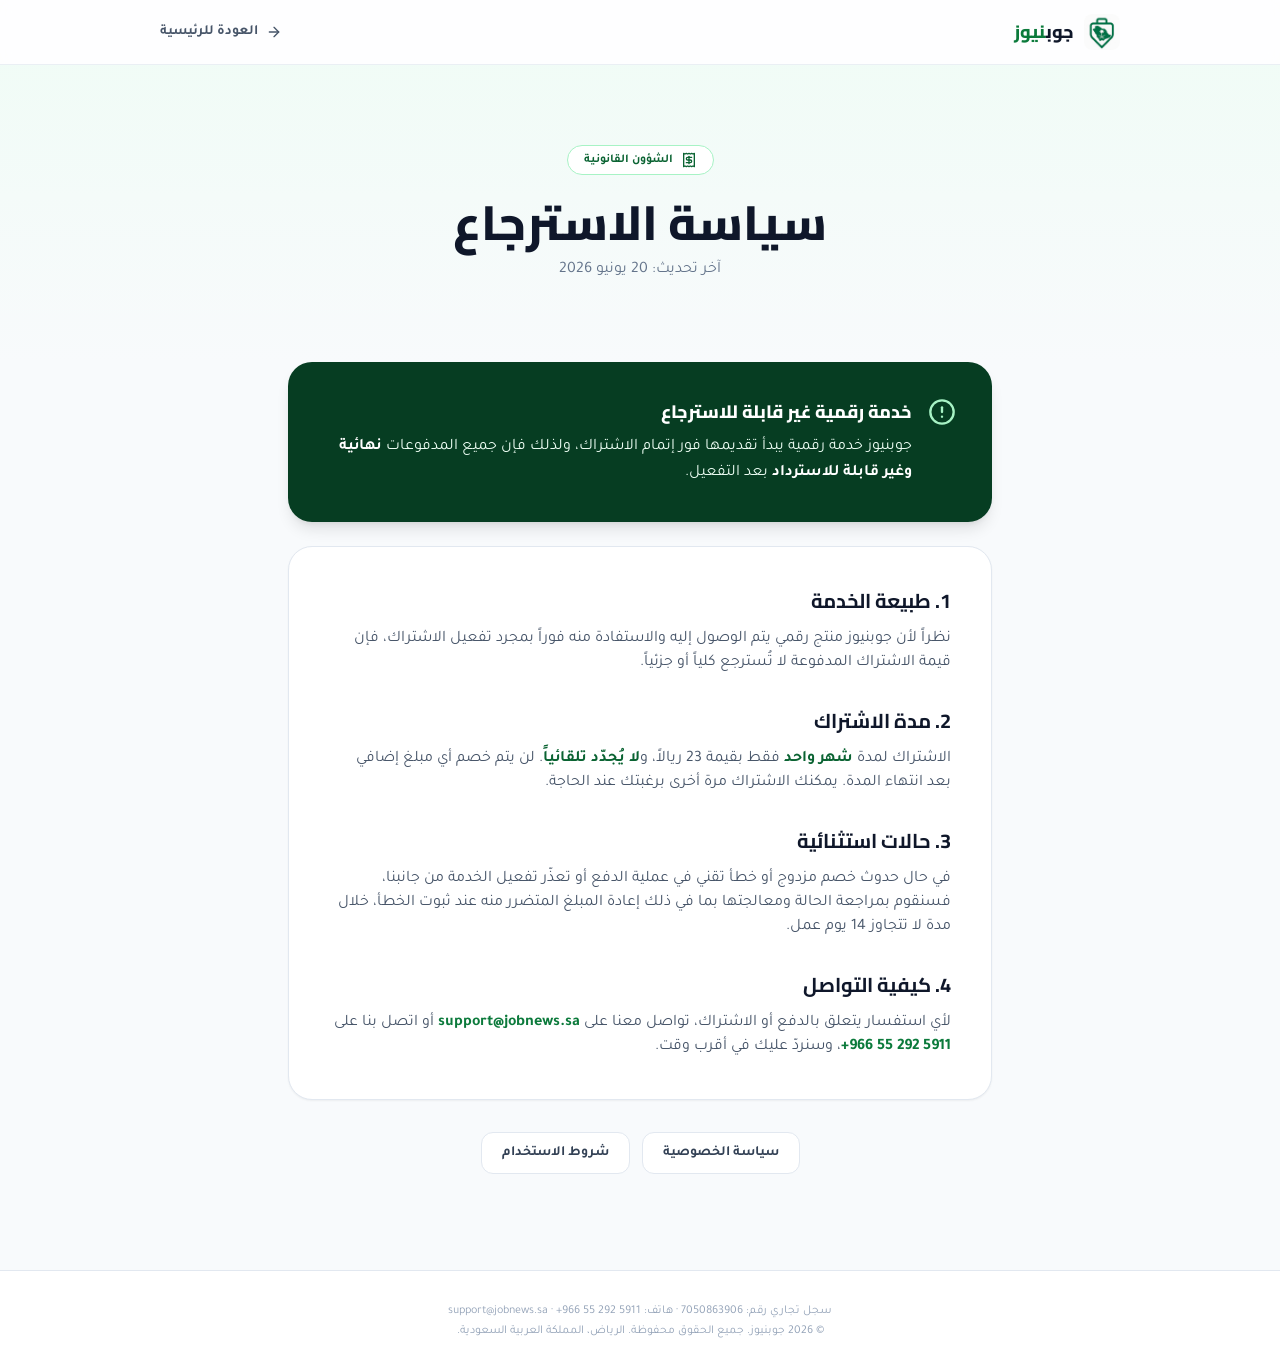
<file: refund/index.html>
<!DOCTYPE html>
<html lang="ar" dir="rtl" class="scroll-smooth">
<head>
  <meta charset="UTF-8" />
  <meta name="viewport" content="width=device-width, initial-scale=1.0, viewport-fit=cover" />
  <title>سياسة الاسترجاع — جوبنيوز</title>
  <meta name="description" content="سياسة الاسترجاع لمنصة جوبنيوز — خدمة رقمية غير قابلة للاسترجاع." />
  <meta name="theme-color" content="#0b7a3b" />
  <link rel="canonical" href="https://jobnewsksa.com/refund" />
  <meta property="og:type" content="website" />
  <meta property="og:locale" content="ar_SA" />
  <meta property="og:site_name" content="جوبنيوز" />
  <meta property="og:url" content="https://jobnewsksa.com/refund" />
  <meta property="og:title" content="سياسة الاسترجاع — جوبنيوز" />
  <meta property="og:description" content="سياسة الاسترجاع لمنصة جوبنيوز — خدمة رقمية غير قابلة للاسترجاع." />
  <meta property="og:image" content="https://jobnewsksa.com/assets/og-image.png" />
  <meta property="og:image:width" content="1200" />
  <meta property="og:image:height" content="630" />
  <meta name="twitter:card" content="summary_large_image" />
  <meta name="twitter:site" content="@jobnewsksa" />

  <link rel="stylesheet" href="../assets/tailwind.css?v=5" />

  <link rel="preconnect" href="https://fonts.googleapis.com" />
  <link rel="preconnect" href="https://fonts.gstatic.com" crossorigin />
  <link rel="preload" as="style" href="https://fonts.googleapis.com/css2?family=Cairo:wght@700;800&family=Tajawal:wght@400;700;800&display=swap" />
  <link rel="stylesheet" href="https://fonts.googleapis.com/css2?family=Cairo:wght@700;800&family=Tajawal:wght@400;700;800&display=swap" media="print" onload="this.media='all'" />
  <noscript><link rel="stylesheet" href="https://fonts.googleapis.com/css2?family=Cairo:wght@700;800&family=Tajawal:wght@400;700;800&display=swap" /></noscript>
  <link rel="icon" type="image/png" href="../assets/logo.png" />

  <style>
    html { -webkit-text-size-adjust: 100%; text-size-adjust: 100%; }
    html, body { overflow-x: hidden; width: 100%; max-width: 100%; }
    body {
      background-color: #f8fafc;
      -webkit-font-smoothing: antialiased;
      -moz-osx-font-smoothing: grayscale;
      text-rendering: optimizeLegibility;
    }
    h1, h2, h3, h4, p, span, a, li {
      letter-spacing: 0;
      overflow-wrap: break-word;
    }
    h1, h2, h3, h4 { line-height: 1.3; }
    svg { flex-shrink: 0; }
    a:focus-visible { outline: 2px solid #12a85a; outline-offset: 3px; border-radius: 0.5rem; }
    ::selection { background: rgba(18,168,90,0.25); }
  </style>
</head>
<body class="font-sans text-slate-600 antialiased">

  <header class="sticky top-0 z-50 bg-white/80 backdrop-blur border-b border-slate-200/70">
    <nav class="mx-auto max-w-5xl px-5 sm:px-8 h-16 flex items-center justify-between">
      <a href="../" class="flex items-center gap-2.5">
        <img src="../assets/logo.png" alt="شعار جوبنيوز" class="h-9 w-9 rounded-lg object-contain" />
        <span class="font-display text-lg font-extrabold text-slate-900">جوب<span class="text-saud-600">نيوز</span></span>
      </a>
      <a href="../" class="inline-flex items-center gap-2 text-sm font-bold text-slate-600 hover:text-slate-900">
        <svg class="h-4 w-4" viewBox="0 0 24 24" fill="none" stroke="currentColor" stroke-width="2" stroke-linecap="round" stroke-linejoin="round" aria-hidden="true"><path d="M5 12h14"/><path d="m12 5 7 7-7 7"/></svg> العودة للرئيسية
      </a>
    </nav>
  </header>

  <section class="bg-gradient-to-b from-saud-50/60 to-transparent">
    <div class="mx-auto max-w-5xl px-5 sm:px-8 py-14 sm:py-20 text-center">
      <span class="inline-flex items-center gap-2 rounded-full border border-saud-200 bg-white px-4 py-1.5 text-xs font-bold text-saud-700">
        <svg class="h-4 w-4" viewBox="0 0 24 24" fill="none" stroke="currentColor" stroke-width="2" stroke-linecap="round" stroke-linejoin="round" aria-hidden="true"><path d="M4 2v20l2-1 2 1 2-1 2 1 2-1 2 1 2-1 2 1V2l-2 1-2-1-2 1-2-1-2 1-2-1-2 1Z"/><path d="M16 8h-6a2 2 0 1 0 0 4h4a2 2 0 1 1 0 4H8"/><path d="M12 17.5v-11"/></svg> الشؤون القانونية
      </span>
      <h1 class="mt-5 font-display text-3xl sm:text-5xl font-extrabold text-slate-900">سياسة الاسترجاع</h1>
      <p class="mt-3 text-slate-500">آخر تحديث: 20 يونيو 2026</p>
    </div>
  </section>

  <main class="mx-auto max-w-3xl px-5 sm:px-8 pb-24">

    <!-- تنبيه أساسي -->
    <div class="rounded-3xl bg-saud-900 text-white p-7 sm:p-9 flex items-start gap-4 shadow-lg">
      <svg class="h-7 w-7 text-saud-200 shrink-0" viewBox="0 0 24 24" fill="none" stroke="currentColor" stroke-width="2" stroke-linecap="round" stroke-linejoin="round" aria-hidden="true"><circle cx="12" cy="12" r="10"/><line x1="12" x2="12" y1="8" y2="12"/><line x1="12" x2="12.01" y1="16" y2="16"/></svg>
      <div>
        <h2 class="font-display text-lg font-extrabold">خدمة رقمية غير قابلة للاسترجاع</h2>
        <p class="mt-2 text-saud-50 leading-relaxed">
          جوبنيوز خدمة رقمية يبدأ تقديمها فور إتمام الاشتراك، ولذلك فإن جميع المدفوعات
          <span class="font-bold text-white">نهائية وغير قابلة للاسترداد</span> بعد التفعيل.
        </p>
      </div>
    </div>

    <div class="mt-6 rounded-3xl bg-white border border-slate-200 shadow-sm p-7 sm:p-10 space-y-8 leading-relaxed text-[15px] sm:text-base">

      <div>
        <h2 class="font-display text-xl font-bold text-slate-900">1. طبيعة الخدمة</h2>
        <p class="mt-3 text-slate-600">
          نظراً لأن جوبنيوز منتج رقمي يتم الوصول إليه والاستفادة منه فوراً بمجرد تفعيل
          الاشتراك، فإن قيمة الاشتراك المدفوعة لا تُسترجع كلياً أو جزئياً.
        </p>
      </div>

      <div>
        <h2 class="font-display text-xl font-bold text-slate-900">2. مدة الاشتراك</h2>
        <p class="mt-3 text-slate-600">
          الاشتراك لمدة <span class="font-bold text-saud-700">شهر واحد</span> فقط بقيمة 23 ريالاً،
          و<span class="font-bold text-saud-700">لا يُجدّد تلقائياً</span>. لن يتم خصم أي مبلغ إضافي
          بعد انتهاء المدة. يمكنك الاشتراك مرة أخرى برغبتك عند الحاجة.
        </p>
      </div>

      <div>
        <h2 class="font-display text-xl font-bold text-slate-900">3. حالات استثنائية</h2>
        <p class="mt-3 text-slate-600">
          في حال حدوث خصم مزدوج أو خطأ تقني في عملية الدفع أو تعذّر تفعيل الخدمة من جانبنا،
          فسنقوم بمراجعة الحالة ومعالجتها بما في ذلك إعادة المبلغ المتضرر منه عند ثبوت الخطأ،
          خلال مدة لا تتجاوز 14 يوم عمل.
        </p>
      </div>

      <div>
        <h2 class="font-display text-xl font-bold text-slate-900">4. كيفية التواصل</h2>
        <p class="mt-3 text-slate-600">
          لأي استفسار يتعلق بالدفع أو الاشتراك، تواصل معنا على
          <a href="mailto:support@jobnews.sa" class="font-bold text-saud-600 hover:underline">support@jobnews.sa</a>
          أو اتصل بنا على
          <a href="tel:+966552925911" class="font-bold text-saud-600 hover:underline" dir="ltr">+966 55 292 5911</a>،
          وسنردّ عليك في أقرب وقت.
        </p>
      </div>

    </div>

    <div class="mt-8 flex flex-wrap justify-center gap-3 text-sm">
      <a href="../privacy" class="rounded-xl border border-slate-200 bg-white px-5 py-2.5 font-bold text-slate-700 hover:border-slate-300">سياسة الخصوصية</a>
      <a href="../terms" class="rounded-xl border border-slate-200 bg-white px-5 py-2.5 font-bold text-slate-700 hover:border-slate-300">شروط الاستخدام</a>
    </div>
  </main>

  <footer class="border-t border-slate-200 bg-white">
    <div class="mx-auto max-w-5xl px-5 sm:px-8 py-8 text-center text-xs text-slate-400 space-y-1">
      <p>سجل تجاري رقم: 7050863906 · هاتف: <span dir="ltr">+966 55 292 5911</span> · support@jobnews.sa</p>
      <p>© 2026 جوبنيوز. جميع الحقوق محفوظة. الرياض، المملكة العربية السعودية.</p>
    </div>
  </footer>

</body>
</html>
</file>
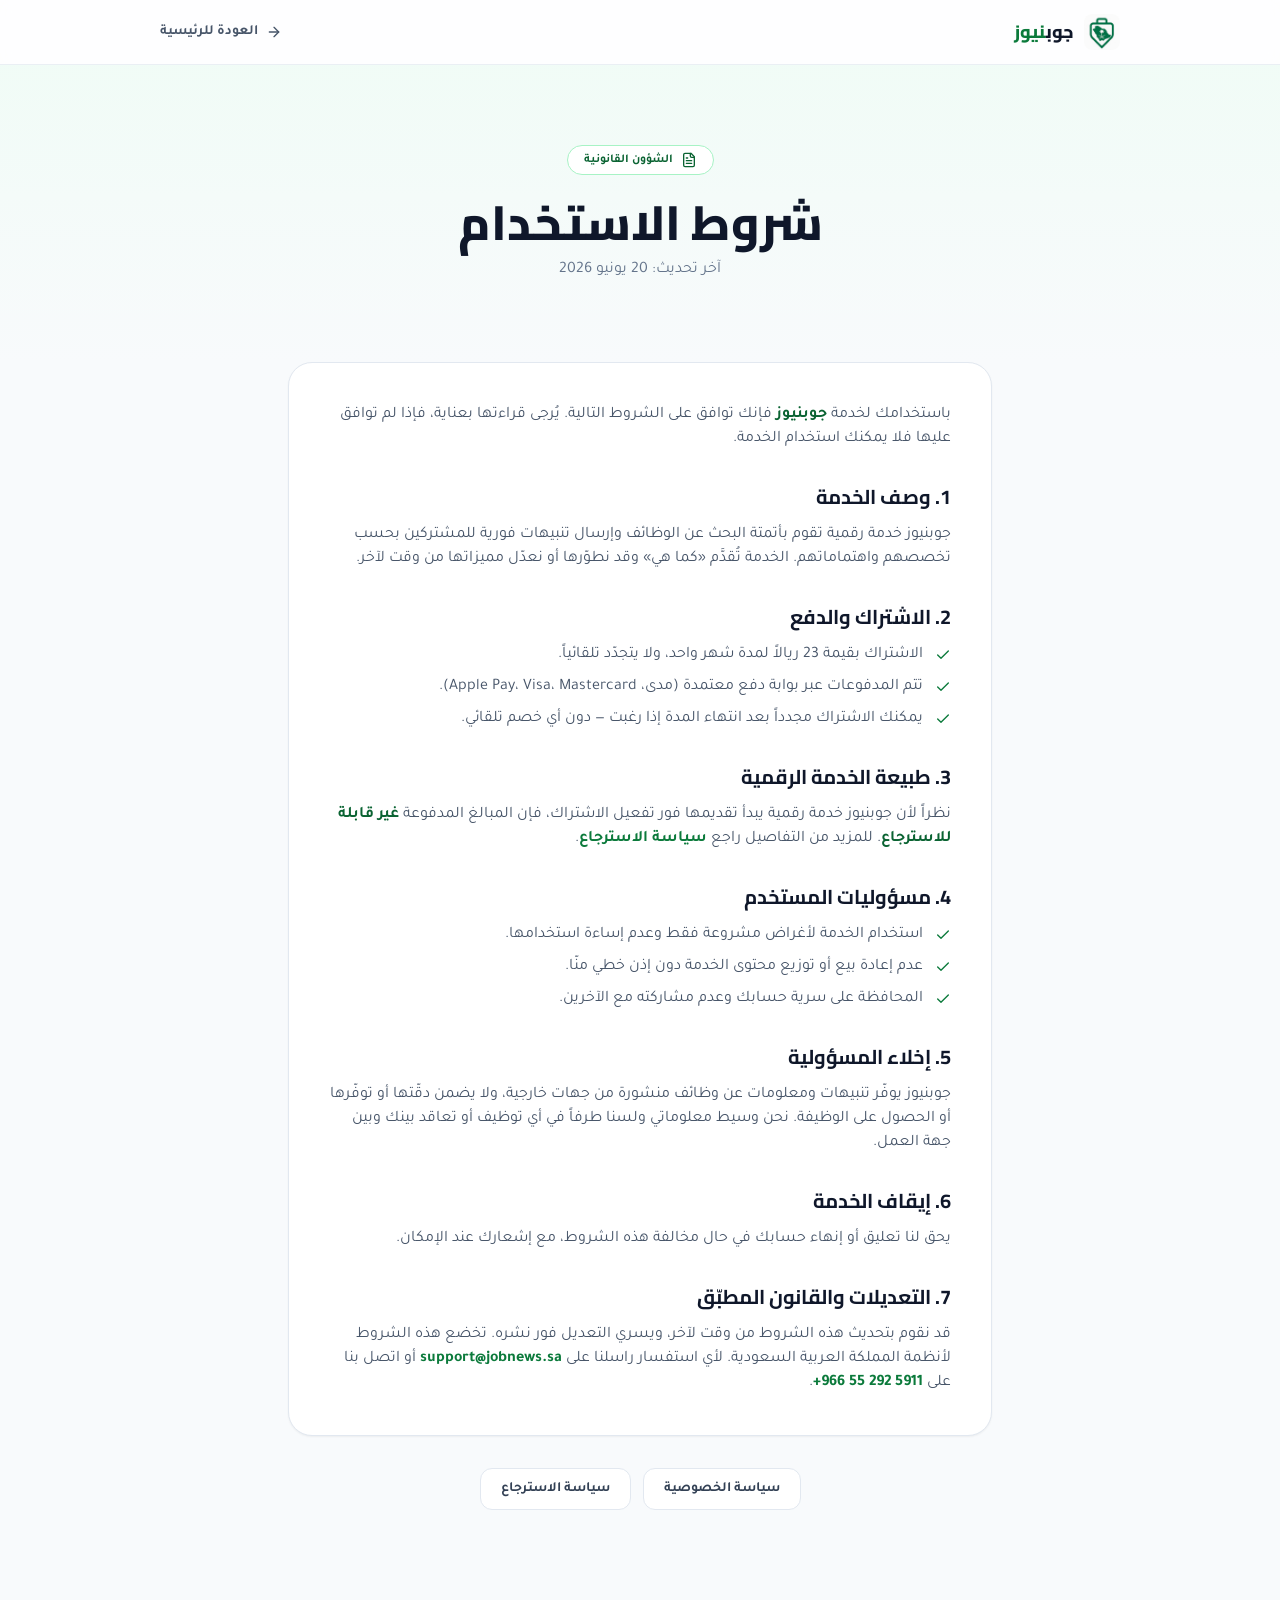
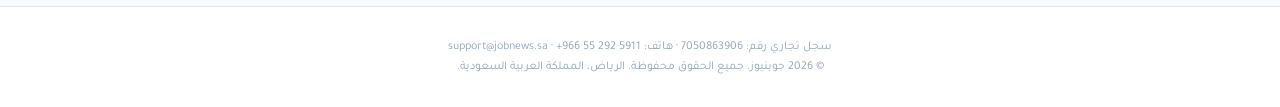
<file: terms/index.html>
<!DOCTYPE html>
<html lang="ar" dir="rtl" class="scroll-smooth">
<head>
  <meta charset="UTF-8" />
  <meta name="viewport" content="width=device-width, initial-scale=1.0, viewport-fit=cover" />
  <title>شروط الاستخدام — جوبنيوز</title>
  <meta name="description" content="شروط استخدام منصة جوبنيوز لأتمتة الوظائف." />
  <meta name="theme-color" content="#0b7a3b" />
  <link rel="canonical" href="https://jobnewsksa.com/terms" />
  <meta property="og:type" content="website" />
  <meta property="og:locale" content="ar_SA" />
  <meta property="og:site_name" content="جوبنيوز" />
  <meta property="og:url" content="https://jobnewsksa.com/terms" />
  <meta property="og:title" content="شروط الاستخدام — جوبنيوز" />
  <meta property="og:description" content="شروط استخدام منصة جوبنيوز لأتمتة الوظائف." />
  <meta property="og:image" content="https://jobnewsksa.com/assets/og-image.png" />
  <meta property="og:image:width" content="1200" />
  <meta property="og:image:height" content="630" />
  <meta name="twitter:card" content="summary_large_image" />
  <meta name="twitter:site" content="@jobnewsksa" />

  <link rel="stylesheet" href="../assets/tailwind.css?v=5" />

  <link rel="preconnect" href="https://fonts.googleapis.com" />
  <link rel="preconnect" href="https://fonts.gstatic.com" crossorigin />
  <link rel="preload" as="style" href="https://fonts.googleapis.com/css2?family=Cairo:wght@700;800&family=Tajawal:wght@400;700;800&display=swap" />
  <link rel="stylesheet" href="https://fonts.googleapis.com/css2?family=Cairo:wght@700;800&family=Tajawal:wght@400;700;800&display=swap" media="print" onload="this.media='all'" />
  <noscript><link rel="stylesheet" href="https://fonts.googleapis.com/css2?family=Cairo:wght@700;800&family=Tajawal:wght@400;700;800&display=swap" /></noscript>
  <link rel="icon" type="image/png" href="../assets/logo.png" />

  <style>
    html { -webkit-text-size-adjust: 100%; text-size-adjust: 100%; }
    html, body { overflow-x: hidden; width: 100%; max-width: 100%; }
    body {
      background-color: #f8fafc;
      -webkit-font-smoothing: antialiased;
      -moz-osx-font-smoothing: grayscale;
      text-rendering: optimizeLegibility;
    }
    h1, h2, h3, h4, p, span, a, li {
      letter-spacing: 0;
      overflow-wrap: break-word;
    }
    h1, h2, h3, h4 { line-height: 1.3; }
    svg { flex-shrink: 0; }
    a:focus-visible { outline: 2px solid #12a85a; outline-offset: 3px; border-radius: 0.5rem; }
    ::selection { background: rgba(18,168,90,0.25); }
  </style>
</head>
<body class="font-sans text-slate-600 antialiased">

  <header class="sticky top-0 z-50 bg-white/80 backdrop-blur border-b border-slate-200/70">
    <nav class="mx-auto max-w-5xl px-5 sm:px-8 h-16 flex items-center justify-between">
      <a href="../" class="flex items-center gap-2.5">
        <img src="../assets/logo.png" alt="شعار جوبنيوز" class="h-9 w-9 rounded-lg object-contain" />
        <span class="font-display text-lg font-extrabold text-slate-900">جوب<span class="text-saud-600">نيوز</span></span>
      </a>
      <a href="../" class="inline-flex items-center gap-2 text-sm font-bold text-slate-600 hover:text-slate-900">
        <svg class="h-4 w-4" viewBox="0 0 24 24" fill="none" stroke="currentColor" stroke-width="2" stroke-linecap="round" stroke-linejoin="round" aria-hidden="true"><path d="M5 12h14"/><path d="m12 5 7 7-7 7"/></svg> العودة للرئيسية
      </a>
    </nav>
  </header>

  <section class="bg-gradient-to-b from-saud-50/60 to-transparent">
    <div class="mx-auto max-w-5xl px-5 sm:px-8 py-14 sm:py-20 text-center">
      <span class="inline-flex items-center gap-2 rounded-full border border-saud-200 bg-white px-4 py-1.5 text-xs font-bold text-saud-700">
        <svg class="h-4 w-4" viewBox="0 0 24 24" fill="none" stroke="currentColor" stroke-width="2" stroke-linecap="round" stroke-linejoin="round" aria-hidden="true"><path d="M15 2H6a2 2 0 0 0-2 2v16a2 2 0 0 0 2 2h12a2 2 0 0 0 2-2V7Z"/><path d="M14 2v4a2 2 0 0 0 2 2h4"/><path d="M10 9H8"/><path d="M16 13H8"/><path d="M16 17H8"/></svg> الشؤون القانونية
      </span>
      <h1 class="mt-5 font-display text-3xl sm:text-5xl font-extrabold text-slate-900">شروط الاستخدام</h1>
      <p class="mt-3 text-slate-500">آخر تحديث: 20 يونيو 2026</p>
    </div>
  </section>

  <main class="mx-auto max-w-3xl px-5 sm:px-8 pb-24">
    <div class="rounded-3xl bg-white border border-slate-200 shadow-sm p-7 sm:p-10 space-y-8 leading-relaxed text-[15px] sm:text-base">

      <p class="text-slate-600">
        باستخدامك لخدمة <span class="font-bold text-saud-700">جوبنيوز</span> فإنك توافق على الشروط التالية.
        يُرجى قراءتها بعناية، فإذا لم توافق عليها فلا يمكنك استخدام الخدمة.
      </p>

      <div>
        <h2 class="font-display text-xl font-bold text-slate-900">1. وصف الخدمة</h2>
        <p class="mt-3 text-slate-600">
          جوبنيوز خدمة رقمية تقوم بأتمتة البحث عن الوظائف وإرسال تنبيهات فورية
          للمشتركين بحسب تخصصهم واهتماماتهم. الخدمة تُقدَّم «كما هي» وقد نطوّرها أو نعدّل مميزاتها من وقت لآخر.
        </p>
      </div>

      <div>
        <h2 class="font-display text-xl font-bold text-slate-900">2. الاشتراك والدفع</h2>
        <ul class="mt-3 space-y-2 text-slate-600">
          <li class="flex gap-3"><svg class="mt-1 h-4 w-4 text-saud-600 shrink-0" viewBox="0 0 24 24" fill="none" stroke="currentColor" stroke-width="2" stroke-linecap="round" stroke-linejoin="round" aria-hidden="true"><path d="M20 6 9 17l-5-5"/></svg> الاشتراك بقيمة 23 ريالاً لمدة شهر واحد، ولا يتجدّد تلقائياً.</li>
          <li class="flex gap-3"><svg class="mt-1 h-4 w-4 text-saud-600 shrink-0" viewBox="0 0 24 24" fill="none" stroke="currentColor" stroke-width="2" stroke-linecap="round" stroke-linejoin="round" aria-hidden="true"><path d="M20 6 9 17l-5-5"/></svg> تتم المدفوعات عبر بوابة دفع معتمدة (مدى، Apple Pay، Visa، Mastercard).</li>
          <li class="flex gap-3"><svg class="mt-1 h-4 w-4 text-saud-600 shrink-0" viewBox="0 0 24 24" fill="none" stroke="currentColor" stroke-width="2" stroke-linecap="round" stroke-linejoin="round" aria-hidden="true"><path d="M20 6 9 17l-5-5"/></svg> يمكنك الاشتراك مجدداً بعد انتهاء المدة إذا رغبت — دون أي خصم تلقائي.</li>
        </ul>
      </div>

      <div>
        <h2 class="font-display text-xl font-bold text-slate-900">3. طبيعة الخدمة الرقمية</h2>
        <p class="mt-3 text-slate-600">
          نظراً لأن جوبنيوز خدمة رقمية يبدأ تقديمها فور تفعيل الاشتراك، فإن المبالغ المدفوعة
          <span class="font-bold text-saud-700">غير قابلة للاسترجاع</span>. للمزيد من التفاصيل راجع
          <a href="../refund" class="font-bold text-saud-600 hover:underline">سياسة الاسترجاع</a>.
        </p>
      </div>

      <div>
        <h2 class="font-display text-xl font-bold text-slate-900">4. مسؤوليات المستخدم</h2>
        <ul class="mt-3 space-y-2 text-slate-600">
          <li class="flex gap-3"><svg class="mt-1 h-4 w-4 text-saud-600 shrink-0" viewBox="0 0 24 24" fill="none" stroke="currentColor" stroke-width="2" stroke-linecap="round" stroke-linejoin="round" aria-hidden="true"><path d="M20 6 9 17l-5-5"/></svg> استخدام الخدمة لأغراض مشروعة فقط وعدم إساءة استخدامها.</li>
          <li class="flex gap-3"><svg class="mt-1 h-4 w-4 text-saud-600 shrink-0" viewBox="0 0 24 24" fill="none" stroke="currentColor" stroke-width="2" stroke-linecap="round" stroke-linejoin="round" aria-hidden="true"><path d="M20 6 9 17l-5-5"/></svg> عدم إعادة بيع أو توزيع محتوى الخدمة دون إذن خطي منّا.</li>
          <li class="flex gap-3"><svg class="mt-1 h-4 w-4 text-saud-600 shrink-0" viewBox="0 0 24 24" fill="none" stroke="currentColor" stroke-width="2" stroke-linecap="round" stroke-linejoin="round" aria-hidden="true"><path d="M20 6 9 17l-5-5"/></svg> المحافظة على سرية حسابك وعدم مشاركته مع الآخرين.</li>
        </ul>
      </div>

      <div>
        <h2 class="font-display text-xl font-bold text-slate-900">5. إخلاء المسؤولية</h2>
        <p class="mt-3 text-slate-600">
          جوبنيوز يوفّر تنبيهات ومعلومات عن وظائف منشورة من جهات خارجية، ولا يضمن دقّتها أو توفّرها
          أو الحصول على الوظيفة. نحن وسيط معلوماتي ولسنا طرفاً في أي توظيف أو تعاقد بينك وبين جهة العمل.
        </p>
      </div>

      <div>
        <h2 class="font-display text-xl font-bold text-slate-900">6. إيقاف الخدمة</h2>
        <p class="mt-3 text-slate-600">
          يحق لنا تعليق أو إنهاء حسابك في حال مخالفة هذه الشروط، مع إشعارك عند الإمكان.
        </p>
      </div>

      <div>
        <h2 class="font-display text-xl font-bold text-slate-900">7. التعديلات والقانون المطبّق</h2>
        <p class="mt-3 text-slate-600">
          قد نقوم بتحديث هذه الشروط من وقت لآخر، ويسري التعديل فور نشره. تخضع هذه الشروط لأنظمة
          المملكة العربية السعودية. لأي استفسار راسلنا على
          <a href="mailto:support@jobnews.sa" class="font-bold text-saud-600 hover:underline">support@jobnews.sa</a>
          أو اتصل بنا على
          <a href="tel:+966552925911" class="font-bold text-saud-600 hover:underline" dir="ltr">+966 55 292 5911</a>.
        </p>
      </div>

    </div>

    <div class="mt-8 flex flex-wrap justify-center gap-3 text-sm">
      <a href="../privacy" class="rounded-xl border border-slate-200 bg-white px-5 py-2.5 font-bold text-slate-700 hover:border-slate-300">سياسة الخصوصية</a>
      <a href="../refund" class="rounded-xl border border-slate-200 bg-white px-5 py-2.5 font-bold text-slate-700 hover:border-slate-300">سياسة الاسترجاع</a>
    </div>
  </main>

  <footer class="border-t border-slate-200 bg-white">
    <div class="mx-auto max-w-5xl px-5 sm:px-8 py-8 text-center text-xs text-slate-400 space-y-1">
      <p>سجل تجاري رقم: 7050863906 · هاتف: <span dir="ltr">+966 55 292 5911</span> · support@jobnews.sa</p>
      <p>© 2026 جوبنيوز. جميع الحقوق محفوظة. الرياض، المملكة العربية السعودية.</p>
    </div>
  </footer>

</body>
</html>
</file>
